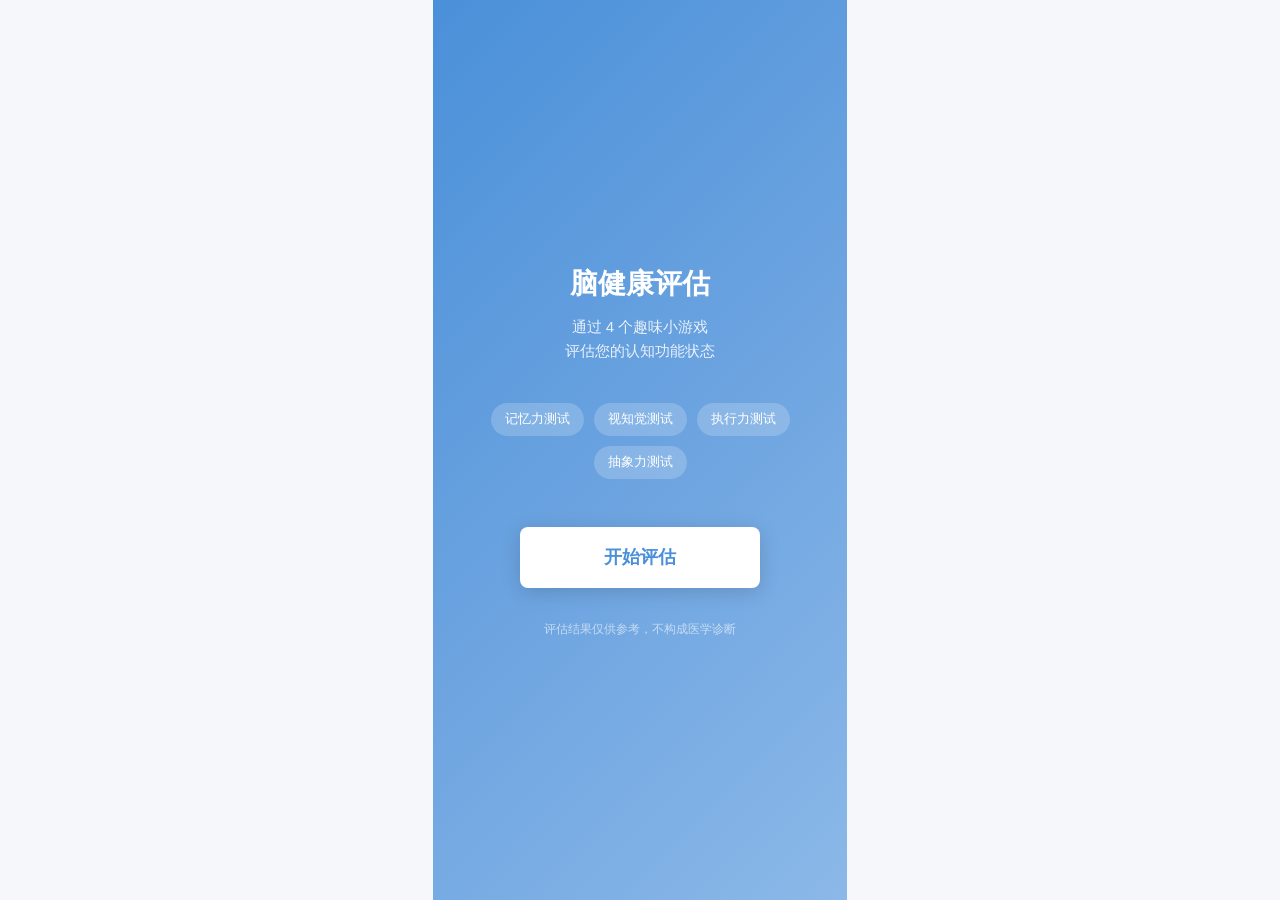
<file: index.html>
<!DOCTYPE html>
<html lang="zh-CN">
<head>
  <meta charset="UTF-8">
  <meta name="viewport" content="width=device-width, initial-scale=1.0, maximum-scale=1.0, user-scalable=no">
  <meta name="format-detection" content="telephone=no">
  <meta http-equiv="Cache-Control" content="no-cache, no-store, must-revalidate">
  <meta http-equiv="Pragma" content="no-cache">
  <meta http-equiv="Expires" content="0">
  <title>脑健康评估</title>
  <link rel="stylesheet" href="css/reset.css?v=20261009d">
  <link rel="stylesheet" href="css/common.css?v=20261009d">
  <link rel="stylesheet" href="css/pages/home.css?v=20261009d">
  <link rel="stylesheet" href="css/pages/guide.css?v=20261009d">
  <link rel="stylesheet" href="css/pages/game.css?v=20261009d">
  <link rel="stylesheet" href="css/pages/report.css?v=20261009d">
</head>
<body>
  <div class="app">

    <!-- 首页 -->
    <div class="page" id="page-home">
      <div class="home">
        <h1 class="home__title">脑健康评估</h1>
        <p class="home__subtitle">通过 4 个趣味小游戏<br>评估您的认知功能状态</p>
        <div class="home__features">
          <span class="home__tag">记忆力测试</span>
          <span class="home__tag">视知觉测试</span>
          <span class="home__tag">执行力测试</span>
          <span class="home__tag">抽象力测试</span>
        </div>
        <button class="home__btn" id="btn-start">开始评估</button>
        <p class="home__disclaimer">评估结果仅供参考，不构成医学诊断</p>
      </div>
    </div>

    <!-- 游戏引导页 -->
    <div class="page hidden" id="page-guide">
      <div class="guide">
        <div class="guide__intro" id="guide-intro">
          <div class="guide__step" id="guide-step">第 1/4 项</div>
          <h2 class="guide__title" id="guide-title">记忆力测试</h2>
          <p class="guide__desc" id="guide-desc">记住数字序列，按顺序输入</p>
          <button class="btn btn-primary" id="btn-guide-start">准备好了</button>
        </div>
        <div class="guide__ready" id="guide-ready">
          <div class="guide__countdown" id="guide-countdown">3</div>
        </div>
      </div>
    </div>

    <!-- 游戏页面 -->
    <div class="page hidden" id="page-game">
      <div id="game-container"></div>
    </div>

    <!-- 游戏结算弹窗 -->
    <div class="game__overlay hidden" id="game-overlay">
      <div class="game__overlay-content" id="game-overlay-content"></div>
    </div>

    <!-- 评估报告 -->
    <div class="page hidden" id="page-report">
      <div class="report">
        <div class="report__header">
          <h1 class="report__title">评估报告</h1>
          <p class="report__desc">基于 4 项认知维度评估结果</p>
        </div>

        <div class="report__overall">
          <div style="font-size:14px;color:var(--text-light);">综合评分</div>
          <div class="report__overall-score" id="report-score">0</div>
          <div class="report__overall-level" id="report-level">--</div>
          <div class="report__overall-hint">各维度平均分</div>
        </div>

        <div class="report__radar">
          <canvas id="radar-canvas"></canvas>
        </div>

        <div class="report__actions">
          <button class="report__retry" id="btn-retry">重新测试</button>
          <button class="report__back" id="btn-back-home">返回首页</button>
        </div>

        <div class="report__dimensions" id="report-dimensions"></div>

        <p class="report__disclaimer">
          评估结果仅供参考，不构成医学诊断。如有认知功能疑虑，请咨询专业医疗机构。
        </p>
      </div>
    </div>

  </div>

  <!-- JS：正式流程使用 memory/corsi/simon/wcst，其余为测试台(?test=1)调试用 -->
  <script src="js/utils.js?v=20261009d"></script>
  <script src="js/store.js?v=20261009d"></script>
  <script src="js/games/memory.js?v=20261016a"></script>
  <script src="js/games/corsi.js?v=20261009d"></script>
  <script src="js/games/simon.js?v=20261009d"></script>
  <script src="js/games/wcst.js?v=20261009d"></script>
  <!-- 测试台专用脚本（?test=1 时可用，正式流程不加载调用） -->
  <script src="js/games/abstraction.js?v=20261008b"></script>
  <script src="js/games/executive.js?v=20261008b"></script>
  <script src="js/games/calculation.js?v=20261008b"></script>
  <script src="js/games/attention.js?v=20261008b"></script>
  <script src="js/games/perception.js?v=20261008b"></script>
  <script src="js/games/schulte.js?v=20261008b"></script>
  <script src="js/games/visualarray.js?v=20261008b"></script>
  <script src="js/games/nback.js?v=20261008b"></script>
  <script src="js/games/trail.js?v=20261008b"></script>
  <script src="js/games/digitsymbol.js?v=20261008b"></script>
  <script src="js/games/flanker.js?v=20261008b"></script>
  <script src="js/games/operationspan.js?v=20261008b"></script>
  <script src="js/games/matrix.js?v=20261008b"></script>
  <script src="js/games/gonogo.js?v=20261008b"></script>
  <script src="js/games/serial7.js?v=20261008b"></script>
  <script src="js/games/bart.js?v=20261008b"></script>
  <script src="js/games/wordrecall.js?v=20261008b"></script>
  <script src="js/app.js?v=20261009d"></script>
</body>
</html>
</file>
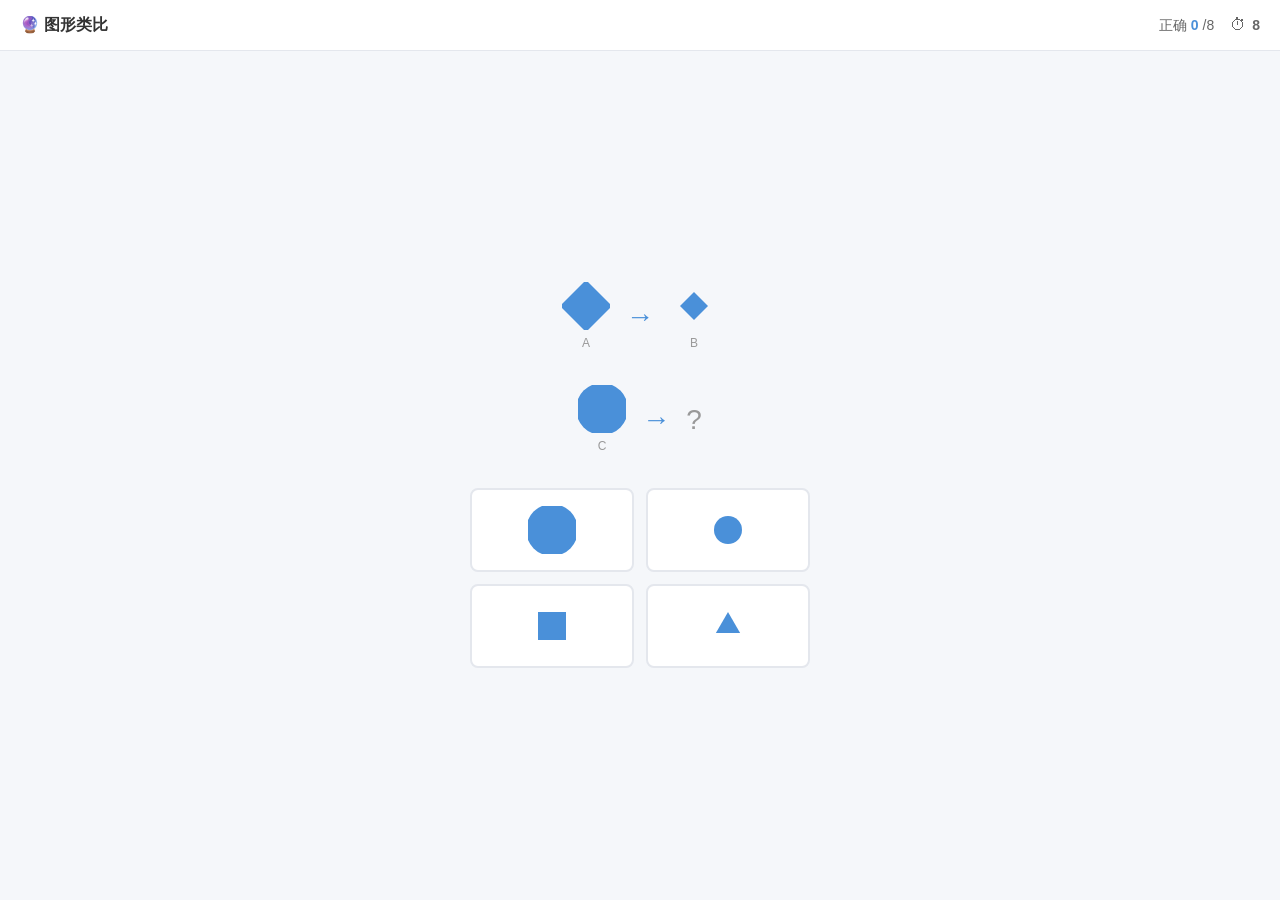
<file: test-all.html>
<!DOCTYPE html>
<html lang="zh-CN">
<head>
  <meta charset="UTF-8">
  <meta name="viewport" content="width=device-width, initial-scale=1.0, maximum-scale=1.0, user-scalable=no">
  <title>全游戏自检</title>
  <link rel="stylesheet" href="css/reset.css">
  <link rel="stylesheet" href="css/common.css">
  <link rel="stylesheet" href="css/pages/game.css">
</head>
<body>
  <div id="game-container"></div>
  <div id="result" style="display:none;"></div>

  <script src="js/utils.js"></script>
  <script src="js/store.js"></script>
  <script src="js/games/memory.js"></script>
  <script src="js/games/abstraction.js"></script>
  <script src="js/games/executive.js"></script>
  <script src="js/games/calculation.js"></script>
  <script src="js/games/attention.js"></script>
  <script src="js/games/perception.js"></script>
  <script src="js/games/schulte.js"></script>
  <script src="js/games/visualarray.js"></script>
  <script src="js/games/nback.js"></script>
  <script src="js/games/trail.js"></script>
  <script src="js/games/digitsymbol.js"></script>
  <script src="js/games/flanker.js"></script>
  <script src="js/games/operationspan.js"></script>
  <script src="js/games/matrix.js"></script>
  <script src="js/games/corsi.js"></script>
  <script src="js/games/gonogo.js"></script>
  <script src="js/games/serial7.js"></script>
  <script src="js/games/bart.js"></script>
  <script src="js/games/wordrecall.js"></script>
  <script src="js/games/simon.js"></script>
  <script src="js/games/wcst.js"></script>
  <script>
  // 全游戏自检：依次启动每个游戏的每个变体，检查关键 DOM 是否渲染
  (async function selfTest() {
    const container = document.getElementById('game-container');
    const results = [];

    const gameMap = {
      memory: MemoryGame,
      abstraction: AbstractionGame,
      executive: ExecutiveGame,
      calculation: CalculationGame,
      attention: AttentionGame,
      perception: PerceptionGame,
      schulte: SchulteGame,
      visualarray: VisualArrayGame,
      nback: NBackGame,
      trail: TrailGame,
      digitsymbol: DigitSymbolGame,
      flanker: FlankerGame,
      operationspan: OperationSpanGame,
      matrix: MatrixGame,
      corsi: CorsiGame,
      gonogo: GoNoGoGame,
      serial7: Serial7Game,
      bart: BartGame,
      wordrecall: WordRecallGame,
      simon: SimonGame,
      wcst: WcstGame
    };

    // 每个游戏的关键元素检查器
    const checkers = {
      memory: () => !!document.getElementById('mem-numpad') && document.querySelectorAll('.num-pad__btn').length === 12,
      abstraction: () => !!document.querySelector('#abs-body .option-btn'),
      executive: () => document.querySelectorAll('.color-btn').length === 4,
      calculation: () => !!document.getElementById('calc-question') && !!document.querySelector('#calc-options .option-btn'),
      attention: () => document.querySelectorAll('.diff-panel').length === 2,
      perception: () => !!document.querySelector('.spatial-ref') && document.querySelectorAll('.spatial-option').length === 4,
      schulte: (g) => document.querySelectorAll('.schulte-cell').length === g.total,
      visualarray: () => document.querySelectorAll('.va-cell').length === 9,
      nback: () => !!document.getElementById('nb-stimulus'),
      trail: () => document.querySelectorAll('.trail-cell').length >= 10,
      digitsymbol: () => document.querySelectorAll('.ds-key-item').length === 10 && !!document.getElementById('ds-question'),
      flanker: () => !!document.querySelector('.flanker-stimulus'),
      operationspan: () => !!document.getElementById('os-options') || !!document.getElementById('os-letter-pad'),
      matrix: () => !!document.querySelector('#mx-options .option-btn'),
      corsi: () => document.querySelectorAll('.corsi-cell').length === 9,
      gonogo: () => !!document.getElementById('gn-stimulus'),
      serial7: () => !!document.getElementById('s7-numpad') && !!document.getElementById('s7-question'),
      bart: () => !!document.getElementById('bart-balloon') && !!document.getElementById('bart-pump'),
      wordrecall: () => !!document.querySelector('.wr-word-chip') || !!document.querySelector('.wr-recall-chip'),
      simon: () => !!document.getElementById('sm-left') && !!document.getElementById('sm-stimulus'),
      wcst: () => document.querySelectorAll('.wc-target').length === 4 && !!document.getElementById('wc-question')
    };

    for (const [gid, GameClass] of Object.entries(gameMap)) {
      const variants = GameClass.variants || [{ id: 'default', name: '默认' }];
      for (const v of variants) {
        try {
          if (container.firstChild) container.innerHTML = '';
          const game = new GameClass(container, () => {}, v.id);
          game.init();
          game.start();
          // 等待渲染
          await new Promise(r => setTimeout(r, 300));
          const ok = checkers[gid](game);
          results.push(`${gid}/${v.id}: ${ok ? 'OK' : 'FAIL'}`);
        } catch (e) {
          results.push(`${gid}/${v.id}: ERROR ${e.message}`);
        }
      }
    }

    document.getElementById('result').textContent = results.join(' | ');
    document.title = 'SELF_TEST:' + results.filter(r => r.includes('OK')).length + '/' + results.length;
  })();
  </script>
</body>
</html>
</file>
<file: css/common.css>
:root {
  --primary: #4A90D9;
  --primary-light: #6BA3E0;
  --primary-dark: #3A7BC8;
  --success: #67C23A;
  --danger: #F56C6C;
  --warning: #E6A23C;
  --bg: #F5F7FA;
  --bg-white: #FFFFFF;
  --text: #333333;
  --text-light: #999999;
  --text-secondary: #666666;
  --border: #E4E7ED;
  --shadow: 0 2px 12px rgba(0,0,0,0.08);
  --radius: 12px;
  --radius-sm: 8px;
  --transition: 0.3s ease;
}

/* Layout */
.app {
  max-width: 414px;
  margin: 0 auto;
  height: 100vh;
  height: 100dvh; /* 移动端动态视口，地址栏伸缩时更准确 */
  position: relative;
  overflow: hidden;
  background: var(--bg);
}

.page {
  position: absolute;
  top: 0;
  left: 0;
  width: 100%;
  height: 100%; /* 固定高度，内容超出时在页面内部滚动 */
  background: var(--bg);
  transition: transform 0.3s ease, opacity 0.3s ease;
  overflow-y: auto;
  -webkit-overflow-scrolling: touch;
}

.page.hidden {
  display: none;
}

.page.slide-in {
  transform: translateX(100%);
  opacity: 0;
}

.page.slide-in.active {
  transform: translateX(0);
  opacity: 1;
}

.page.slide-out {
  transform: translateX(-30%);
  opacity: 0;
}

/* Common Components */
.btn {
  display: inline-flex;
  align-items: center;
  justify-content: center;
  padding: 14px 32px;
  border-radius: var(--radius-sm);
  font-size: 17px;
  font-weight: 600;
  transition: all 0.2s;
  user-select: none;
  -webkit-user-select: none;
}

.btn-primary {
  background: var(--primary);
  color: #fff;
  box-shadow: 0 4px 12px rgba(74, 144, 217, 0.4);
}

.btn-primary:active {
  background: var(--primary-dark);
  transform: scale(0.97);
}

.btn-ghost {
  background: var(--bg-white);
  color: var(--text);
  border: 1px solid var(--border);
}

.btn-ghost:active {
  transform: scale(0.97);
}

.btn-block {
  display: flex;
  width: 100%;
}

.card {
  background: var(--bg-white);
  border-radius: var(--radius);
  padding: 20px;
  box-shadow: var(--shadow);
}

/* Progress Bar */
.progress-bar {
  height: 4px;
  background: var(--border);
  border-radius: 2px;
  overflow: hidden;
}

.progress-bar__fill {
  height: 100%;
  background: var(--primary);
  border-radius: 2px;
  transition: width 0.3s ease;
}

/* Timer */
.timer {
  display: flex;
  align-items: center;
  gap: 6px;
  font-size: 14px;
  color: var(--text-secondary);
}

.timer__icon {
  font-size: 16px;
}

.timer__value {
  font-weight: 600;
  font-variant-numeric: tabular-nums;
}

.timer__value.warning {
  color: var(--danger);
}

/* Score Badge */
.score-badge {
  display: inline-flex;
  align-items: center;
  gap: 4px;
  padding: 2px 10px;
  border-radius: 20px;
  font-size: 13px;
  font-weight: 600;
}

.score-badge.excellent { background: rgba(103, 194, 58, 0.1); color: var(--success); }
.score-badge.good { background: rgba(74, 144, 217, 0.1); color: var(--primary); }
.score-badge.normal { background: rgba(230, 162, 60, 0.1); color: var(--warning); }
.score-badge.concern { background: rgba(245, 108, 108, 0.1); color: var(--danger); }

/* Animations */
@keyframes fadeIn {
  from { opacity: 0; }
  to { opacity: 1; }
}

@keyframes fadeInUp {
  from { opacity: 0; transform: translateY(20px); }
  to { opacity: 1; transform: translateY(0); }
}

@keyframes pulse {
  0% { transform: scale(1); }
  50% { transform: scale(1.08); }
  100% { transform: scale(1); }
}

@keyframes shake {
  0%, 100% { transform: translateX(0); }
  20%, 60% { transform: translateX(-6px); }
  40%, 80% { transform: translateX(6px); }
}

@keyframes scaleIn {
  from { transform: scale(0.5); opacity: 0; }
  to { transform: scale(1); opacity: 1; }
}

.fade-in { animation: fadeIn 0.3s ease; }
.fade-in-up { animation: fadeInUp 0.4s ease; }
.pulse { animation: pulse 0.3s ease; }
.shake { animation: shake 0.3s ease; }
.scale-in { animation: scaleIn 0.3s ease; }

/* Utilities */
.text-center { text-align: center; }
.text-primary { color: var(--primary); }
.text-success { color: var(--success); }
.text-danger { color: var(--danger); }
.text-warning { color: var(--warning); }
.text-light { color: var(--text-light); }
.mt-8 { margin-top: 8px; }
.mt-16 { margin-top: 16px; }
.mt-24 { margin-top: 24px; }
.mt-32 { margin-top: 32px; }
.mb-8 { margin-bottom: 8px; }
.mb-16 { margin-bottom: 16px; }
.px-20 { padding-left: 20px; padding-right: 20px; }
.py-16 { padding-top: 16px; padding-bottom: 16px; }
</file>
<file: css/pages/home.css>
/* Home Page */
.home {
  display: flex;
  flex-direction: column;
  align-items: center;
  justify-content: center;
  min-height: 100vh;
  padding: 40px 24px;
  background: linear-gradient(135deg, #4A90D9 0%, #6BA3E0 50%, #8BB8E8 100%);
  text-align: center;
}

.home__logo {
  width: 90px;
  height: 90px;
  background: rgba(255,255,255,0.2);
  border-radius: 24px;
  display: flex;
  align-items: center;
  justify-content: center;
  font-size: 48px;
  margin-bottom: 24px;
  backdrop-filter: blur(10px);
}

.home__title {
  font-size: 28px;
  font-weight: 700;
  color: #fff;
  margin-bottom: 8px;
}

.home__subtitle {
  font-size: 15px;
  color: rgba(255,255,255,0.85);
  margin-bottom: 40px;
  line-height: 1.6;
}

.home__features {
  display: flex;
  flex-wrap: wrap;
  gap: 10px;
  justify-content: center;
  margin-bottom: 48px;
}

.home__tag {
  padding: 6px 14px;
  background: rgba(255,255,255,0.2);
  border-radius: 20px;
  color: #fff;
  font-size: 13px;
  backdrop-filter: blur(10px);
}

.home__btn {
  width: 240px;
  padding: 16px;
  background: #fff;
  color: var(--primary);
  border-radius: var(--radius-sm);
  font-size: 18px;
  font-weight: 700;
  box-shadow: 0 4px 20px rgba(0,0,0,0.15);
  transition: all 0.2s;
}

.home__btn:active {
  transform: scale(0.97);
  box-shadow: 0 2px 10px rgba(0,0,0,0.1);
}

.home__disclaimer {
  margin-top: 32px;
  font-size: 12px;
  color: rgba(255,255,255,0.6);
  line-height: 1.5;
}
</file>
<file: css/pages/guide.css>
/* Guide Page */
.guide {
  display: flex;
  flex-direction: column;
  align-items: center;
  justify-content: center;
  min-height: 100vh;
  padding: 40px 24px;
  text-align: center;
  background: var(--bg);
}

.guide__step {
  font-size: 14px;
  color: var(--text-light);
  margin-bottom: 16px;
}

.guide__icon {
  width: 80px;
  height: 80px;
  background: rgba(74, 144, 217, 0.1);
  border-radius: 20px;
  display: flex;
  align-items: center;
  justify-content: center;
  font-size: 40px;
  margin-bottom: 20px;
}

.guide__title {
  font-size: 22px;
  font-weight: 700;
  color: var(--text);
  margin-bottom: 16px;
}

.guide__desc {
  font-size: 15px;
  color: var(--text-secondary);
  line-height: 1.8;
  margin-bottom: 40px;
  max-width: 280px;
}

.guide__countdown {
  width: 80px;
  height: 80px;
  border-radius: 50%;
  background: var(--primary);
  color: #fff;
  font-size: 36px;
  font-weight: 700;
  display: flex;
  align-items: center;
  justify-content: center;
  animation: scaleIn 0.3s ease;
}

.guide__ready {
  display: none;
}

.guide__ready.active {
  display: flex;
  flex-direction: column;
  align-items: center;
}

.guide__intro {
  display: flex;
  flex-direction: column;
  align-items: center;
}

.guide__intro.hidden {
  display: none;
}
</file>
<file: css/pages/game.css>
/* Game Common Styles */
.game {
  display: flex;
  flex-direction: column;
  min-height: 100vh;
  background: var(--bg);
}

.game__header {
  display: flex;
  align-items: center;
  justify-content: space-between;
  padding: 12px 20px;
  background: var(--bg-white);
  border-bottom: 1px solid var(--border);
  position: sticky;
  top: 0;
  z-index: 10;
}

.game__title {
  font-size: 16px;
  font-weight: 600;
  color: var(--text);
}

.game__info {
  display: flex;
  align-items: center;
  gap: 16px;
}

.game__stat {
  display: flex;
  align-items: center;
  gap: 4px;
  font-size: 14px;
  color: var(--text-secondary);
}

.game__stat-value {
  font-weight: 700;
  color: var(--primary);
  font-variant-numeric: tabular-nums;
}

.game__body {
  flex: 1;
  display: flex;
  flex-direction: column;
  align-items: center;
  justify-content: center;
  padding: 20px;
}

/* Game Overlay */
.game__overlay {
  position: fixed;
  top: 0;
  left: 0;
  width: 100%;
  height: 100%;
  background: rgba(0,0,0,0.5);
  display: flex;
  align-items: center;
  justify-content: center;
  z-index: 100;
}

.game__overlay.hidden {
  display: none;
}

.game__overlay-content {
  background: var(--bg-white);
  border-radius: var(--radius);
  padding: 32px 24px;
  text-align: center;
  width: 280px;
  animation: scaleIn 0.3s ease;
}

.game__overlay-title {
  font-size: 20px;
  font-weight: 700;
  margin-bottom: 8px;
}

.game__overlay-score {
  font-size: 48px;
  font-weight: 700;
  color: var(--primary);
  margin: 16px 0;
}

.game__overlay-detail {
  font-size: 14px;
  color: var(--text-light);
  margin-bottom: 24px;
}

/* Options Grid */
.options-grid {
  display: grid;
  grid-template-columns: 1fr 1fr;
  gap: 12px;
  width: 100%;
  max-width: 340px;
}

.option-btn {
  padding: 16px;
  background: var(--bg-white);
  border: 2px solid var(--border);
  border-radius: var(--radius-sm);
  font-size: 18px;
  font-weight: 600;
  text-align: center;
  transition: all 0.15s;
  user-select: none;
  -webkit-user-select: none;
  min-height: 56px;
  display: flex;
  align-items: center;
  justify-content: center;
}

.option-btn:active {
  transform: scale(0.97);
}

.option-btn.correct {
  border-color: var(--success);
  background: rgba(103, 194, 58, 0.1);
  color: var(--success);
}

.option-btn.wrong {
  border-color: var(--danger);
  background: rgba(245, 108, 108, 0.1);
  color: var(--danger);
  animation: shake 0.3s ease;
}

/* Number Pad */
.num-pad {
  display: grid;
  grid-template-columns: repeat(3, 1fr);
  gap: 10px;
  width: 100%;
  max-width: 280px;
}

/* 数字输入区：固定宽度，防止随输入内容伸缩导致键盘宽度变化 */
#mem-input-area,
#s7-input-area {
  width: 280px;
  max-width: 100%;
  flex-shrink: 0;
}

#mem-user-display,
#s7-user-display {
  width: 100%;
  text-align: center;
  white-space: nowrap;
  overflow: hidden;
  font-variant-numeric: tabular-nums;
}

.num-pad__btn {
  height: 56px;
  background: var(--bg-white);
  border: 1.5px solid var(--border);
  border-radius: var(--radius-sm);
  font-size: 22px;
  font-weight: 600;
  display: flex;
  align-items: center;
  justify-content: center;
  transition: all 0.15s;
  user-select: none;
  -webkit-user-select: none;
}

.num-pad__btn:active {
  background: rgba(74, 144, 217, 0.1);
  border-color: var(--primary);
}

.num-pad__btn--action {
  font-size: 16px;
  color: var(--text-light);
}

/* Color Buttons */
.color-buttons {
  display: flex;
  gap: 12px;
  justify-content: center;
  flex-wrap: wrap;
}

.color-btn {
  width: 64px;
  height: 64px;
  border-radius: 50%;
  border: 3px solid transparent;
  transition: all 0.15s;
  position: relative;
}

.color-btn:active {
  transform: scale(0.92);
}

.color-btn.correct {
  border-color: var(--success);
  box-shadow: 0 0 0 4px rgba(103, 194, 58, 0.3);
}

.color-btn.wrong {
  border-color: var(--danger);
  animation: shake 0.3s ease;
}

.color-btn--red { background: #F56C6C; }
.color-btn--blue { background: #4A90D9; }
.color-btn--green { background: #67C23A; }
.color-btn--yellow { background: #E6A23C; }

/* Stroop Word */
.stroop-word {
  font-size: 48px;
  font-weight: 800;
  margin-bottom: 40px;
  letter-spacing: 4px;
  user-select: none;
  -webkit-user-select: none;
}

/* Find Differences */
.diff-container {
  display: flex;
  gap: 8px;
  width: 100%;
  justify-content: center;
}

.diff-panel {
  flex: 1;
  max-width: 180px;
  aspect-ratio: 3/4;
  background: var(--bg-white);
  border-radius: var(--radius-sm);
  border: 2px solid var(--border);
  position: relative;
  overflow: hidden;
  cursor: crosshair;
}

.diff-marker {
  position: absolute;
  width: 30px;
  height: 30px;
  border-radius: 50%;
  border: 2.5px solid var(--success);
  transform: translate(-50%, -50%);
  animation: scaleIn 0.3s ease;
  pointer-events: none;
}

.diff-marker.wrong {
  border-color: var(--danger);
  animation: shake 0.3s ease;
}

/* Spatial Rotation */
.spatial-ref {
  background: var(--bg-white);
  border: 2px solid var(--primary);
  border-radius: var(--radius-sm);
  padding: 16px;
  margin-bottom: 24px;
  display: flex;
  align-items: center;
  justify-content: center;
}

.spatial-options {
  display: grid;
  grid-template-columns: 1fr 1fr;
  gap: 12px;
  width: 100%;
  max-width: 340px;
}

.spatial-option {
  padding: 12px;
  background: var(--bg-white);
  border: 2px solid var(--border);
  border-radius: var(--radius-sm);
  display: flex;
  align-items: center;
  justify-content: center;
  transition: all 0.15s;
  min-height: 80px;
  cursor: pointer;
}

.spatial-option:active {
  transform: scale(0.97);
}

.spatial-option.correct {
  border-color: var(--success);
  background: rgba(103, 194, 58, 0.1);
}

.spatial-option.wrong {
  border-color: var(--danger);
  background: rgba(245, 108, 108, 0.1);
  animation: shake 0.3s ease;
}

/* Block Grid for spatial */
.block-grid {
  display: grid;
  gap: 2px;
}

.block-grid__cell {
  width: 20px;
  height: 20px;
  border-radius: 2px;
}

.block-grid__cell.filled {
  background: var(--primary);
}

.block-grid__cell.empty {
  background: rgba(74, 144, 217, 0.1);
}

/* ============ 测试台切换器（临时，供筛选删减游戏） ============ */
.testbench {
  position: fixed;
  left: 50%;
  bottom: 0;
  transform: translateX(-50%);
  width: 100%;
  max-width: 414px;
  background: rgba(255, 255, 255, 0.98);
  border-top: 1px solid var(--border);
  border-radius: 16px 16px 0 0;
  box-shadow: 0 -4px 20px rgba(0, 0, 0, 0.1);
  z-index: 200;
  display: flex;
  flex-direction: column;
  transition: max-height 0.3s ease;
}

/* 收起状态：只露出一个小标签条，不挡游戏交互 */
.testbench.collapsed {
  max-height: 44px;
  overflow: hidden;
  background: rgba(255, 255, 255, 0.92);
  box-shadow: 0 -2px 10px rgba(0, 0, 0, 0.08);
}

/* 展开状态：显示完整面板 */
.testbench.open {
  max-height: 46vh;
  overflow-y: auto;
  -webkit-overflow-scrolling: touch;
  padding: 0 12px 14px;
}

/* 展开/收起切换按钮 */
.testbench__toggle {
  width: 100%;
  padding: 10px 14px;
  background: transparent;
  border: none;
  cursor: pointer;
  display: flex;
  align-items: center;
  justify-content: space-between;
  gap: 8px;
  font-size: 13px;
  font-weight: 700;
  color: var(--text);
  flex-shrink: 0;
}

.testbench__toggle-label {
  text-align: left;
}

.testbench__toggle-arrow {
  font-size: 10px;
  color: var(--text-light);
  transition: transform 0.3s ease;
}

.testbench.open .testbench__toggle-arrow {
  transform: rotate(180deg);
}

/* 收起时隐藏全部游戏内容 */
.testbench.collapsed .testbench__body {
  display: none;
}

.testbench__body {
  display: flex;
  flex-direction: column;
  gap: 8px;
}

.testbench__groups {
  display: grid;
  grid-template-columns: 1fr 1fr;
  gap: 8px;
}

.testbench__group {
  background: var(--bg);
  border-radius: var(--radius-sm);
  padding: 8px;
  border: 1.5px solid transparent;
  transition: border-color 0.2s;
}

.testbench__group.active {
  border-color: var(--primary);
  background: rgba(74, 144, 217, 0.05);
}

.testbench__game-btn {
  width: 100%;
  padding: 8px 10px;
  background: var(--bg-white);
  border: 1px solid var(--border);
  border-radius: var(--radius-sm);
  font-size: 13px;
  font-weight: 600;
  color: var(--text);
  text-align: left;
  transition: all 0.15s;
  margin-bottom: 6px;
}

.testbench__game-btn:active {
  transform: scale(0.97);
}

.testbench__variants {
  display: flex;
  flex-wrap: wrap;
  gap: 4px;
}

.testbench__variant-btn {
  padding: 4px 8px;
  background: var(--bg-white);
  border: 1px solid var(--border);
  border-radius: 20px;
  font-size: 11px;
  color: var(--text-secondary);
  transition: all 0.15s;
  flex: 1 0 auto;
}

.testbench__variant-btn.active {
  background: var(--primary);
  border-color: var(--primary);
  color: #fff;
}

.testbench__variant-btn:active {
  transform: scale(0.95);
}

/* 测试台得分浮条 */
.test-score-float {
  position: fixed;
  top: 60px;
  left: 50%;
  transform: translateX(-50%) translateY(-20px);
  background: var(--bg-white);
  border-radius: 24px;
  padding: 8px 16px;
  box-shadow: 0 4px 20px rgba(0, 0, 0, 0.15);
  z-index: 300;
  display: flex;
  align-items: center;
  gap: 8px;
  font-size: 13px;
  color: var(--text);
  opacity: 0;
  transition: all 0.3s ease;
  pointer-events: none;
  white-space: nowrap;
  max-width: 90%;
  overflow: hidden;
}

.test-score-float.show {
  opacity: 1;
  transform: translateX(-50%) translateY(0);
}

.test-score-float.hidden {
  display: none;
}

/* 测试台展开时，游戏容器留出底部空间，避免被面板遮挡 */
body.test-mode.testbench-open .game {
  padding-bottom: 120px;
}

body.test-mode.testbench-open .game__body {
  padding-bottom: 140px;
}

/* 收起时只需给底部小标签条留一点点空间（44px 标签条） */
body.test-mode .game {
  padding-bottom: 56px;
}

body.test-mode .game__body {
  padding-bottom: 64px;
}

/* ============ 新游戏样式 ============ */

/* 测试台分组标题 */
.testbench__section-title {
  font-size: 12px;
  font-weight: 700;
  color: var(--text-light);
  padding: 4px 2px 2px;
  border-bottom: 1px dashed var(--border);
  margin-bottom: 4px;
}

.testbench__section-title.section-new {
  color: var(--primary);
  border-top: 1px solid var(--border);
  margin-top: 8px;
  padding-top: 8px;
}

.testbench__section-title.section-v2 {
  color: #8E44AD;
  border-top: 1px solid var(--border);
  margin-top: 8px;
  padding-top: 8px;
}

.testbench__section-title.section-v3 {
  color: #E67E22;
  border-top: 1px solid var(--border);
  margin-top: 8px;
  padding-top: 8px;
}

/* 舒尔特方格 */
.schulte-cell {
  aspect-ratio: 1;
  background: var(--bg-white);
  border: 1.5px solid var(--border);
  border-radius: var(--radius-sm);
  font-size: 20px;
  font-weight: 700;
  color: var(--text);
  transition: all 0.15s;
  user-select: none;
  -webkit-user-select: none;
  display: flex;
  align-items: center;
  justify-content: center;
}

.schulte-cell:active {
  transform: scale(0.95);
}

.schulte-cell.done {
  background: rgba(103, 194, 58, 0.15);
  border-color: var(--success);
  color: var(--success);
  cursor: default;
}

.schulte-cell.flash-wrong {
  background: rgba(245, 108, 108, 0.2);
  border-color: var(--danger);
  animation: shake 0.3s ease;
}

/* 视觉阵列 */
.va-grid {
  display: grid;
  grid-template-columns: repeat(3, 1fr);
  gap: 8px;
  width: 100%;
  max-width: 240px;
}

.va-cell {
  aspect-ratio: 1;
  border-radius: 8px;
  border: 2px solid transparent;
  background: rgba(74, 144, 217, 0.06);
  position: relative;
}

.va-cell.va-test::after {
  content: '';
  position: absolute;
  inset: -3px;
  border-radius: 50%;
  border: 3px solid var(--primary);
}

/* 连线测试 */
#tr-board {
  position: relative;
  width: 100%;
  max-width: 340px;
  height: 420px;
}

.trail-cell {
  position: absolute;
  transform: translate(-50%, -50%);
  width: 44px;
  height: 44px;
  border-radius: 50%;
  border: 2px solid var(--border);
  background: var(--bg-white);
  font-size: 16px;
  font-weight: 700;
  color: var(--text);
  display: flex;
  align-items: center;
  justify-content: center;
  transition: all 0.15s;
  user-select: none;
  -webkit-user-select: none;
}

.trail-cell--letter {
  background: rgba(74, 144, 217, 0.1);
  border-color: var(--primary);
  color: var(--primary);
}

.trail-cell.done {
  background: var(--success);
  border-color: var(--success);
  color: #fff;
  cursor: default;
}

.trail-cell.flash-wrong {
  background: rgba(245, 108, 108, 0.3);
  border-color: var(--danger);
  animation: shake 0.3s ease;
}

/* 数字符号 */
.ds-key {
  display: grid;
  grid-template-columns: repeat(5, 1fr);
  gap: 4px;
  width: 100%;
  max-width: 320px;
  margin-bottom: 12px;
}

.ds-key-item {
  background: var(--bg-white);
  border: 1px solid var(--border);
  border-radius: 6px;
  padding: 6px 4px;
  display: flex;
  align-items: center;
  justify-content: space-between;
  font-size: 14px;
  font-weight: 600;
}

.ds-key-item span:last-child {
  color: var(--primary);
  font-size: 18px;
}

/* Flanker */
.flanker-stimulus {
  font-size: 40px;
  line-height: 1.4;
  letter-spacing: 4px;
  user-select: none;
  -webkit-user-select: none;
  margin-bottom: 12px;
}

/* 运算广度 */
.os-recall-box {
  min-height: 56px;
  width: 100%;
  max-width: 280px;
  background: var(--bg-white);
  border: 2px solid var(--border);
  border-radius: var(--radius-sm);
  font-size: 28px;
  font-weight: 700;
  letter-spacing: 8px;
  color: var(--text);
  display: flex;
  align-items: center;
  justify-content: center;
  margin-bottom: 12px;
  font-variant-numeric: tabular-nums;
}

.os-letter-pad {
  display: grid;
  grid-template-columns: repeat(7, 1fr);
  gap: 6px;
  width: 100%;
  max-width: 340px;
}

.os-letter-btn {
  height: 40px;
  background: var(--bg-white);
  border: 1px solid var(--border);
  border-radius: 6px;
  font-size: 15px;
  font-weight: 600;
  color: var(--text);
  transition: all 0.15s;
}

.os-letter-btn:active {
  background: rgba(74, 144, 217, 0.1);
  border-color: var(--primary);
}

/* ============ 新测试题 v2 样式 ============ */

/* Corsi 方块 */
.corsi-cell {
  position: absolute;
  width: 56px;
  height: 56px;
  border-radius: 12px;
  background: var(--bg-white);
  border: 2.5px solid var(--border);
  transform: translate(-50%, -50%);
  transition: all 0.15s;
  cursor: pointer;
}

.corsi-cell.active {
  background: var(--primary);
  border-color: var(--primary-dark);
  transform: translate(-50%, -50%) scale(1.05);
}

.corsi-cell.recalled {
  background: rgba(103, 194, 58, 0.25);
  border-color: var(--success);
}

.corsi-cell.correct {
  background: var(--success);
  border-color: var(--success);
  animation: pulse 0.3s ease;
}

.corsi-cell.wrong {
  background: var(--danger);
  border-color: var(--danger);
  animation: shake 0.3s ease;
}

/* Go/No-Go */
#gn-stimulus {
  transition: all 0.1s;
}

/* 连续减7 */
#s7-question {
  font-variant-numeric: tabular-nums;
}

/* 气球冒险 */
#bart-balloon {
  transition: all 0.15s;
}

/* 词语回忆 */
.wr-word-chip {
  background: var(--bg-white);
  border: 2px solid var(--primary);
  border-radius: 20px;
  padding: 10px 18px;
  font-size: 20px;
  font-weight: 700;
  color: var(--primary);
  animation: fadeInUp 0.4s ease;
}

.wr-recall-chip {
  background: var(--bg-white);
  border: 2px solid var(--border);
  border-radius: 20px;
  padding: 8px 16px;
  font-size: 17px;
  font-weight: 600;
  color: var(--text);
  transition: all 0.15s;
}

.wr-recall-chip.selected {
  background: rgba(74, 144, 217, 0.1);
  border-color: var(--primary);
  color: var(--primary);
}

.wr-recall-chip:active {
  transform: scale(0.95);
}
</file>
<file: css/pages/report.css>
/* Report Page */
.report {
  min-height: 100vh;
  padding: 24px 20px 40px;
  background: var(--bg);
}

.report__header {
  text-align: center;
  margin-bottom: 24px;
}

.report__title {
  font-size: 22px;
  font-weight: 700;
  color: var(--text);
  margin-bottom: 4px;
}

.report__desc {
  font-size: 13px;
  color: var(--text-light);
}

/* Overall Score */
.report__overall {
  background: var(--bg-white);
  border-radius: var(--radius);
  padding: 24px;
  text-align: center;
  box-shadow: var(--shadow);
  margin-bottom: 20px;
}

.report__overall-score {
  font-size: 56px;
  font-weight: 800;
  color: var(--primary);
  line-height: 1;
  margin: 8px 0;
}

.report__overall-level {
  font-size: 18px;
  font-weight: 600;
  margin-bottom: 4px;
}

.report__overall-hint {
  font-size: 13px;
  color: var(--text-light);
}

/* Radar Chart */
.report__radar {
  background: var(--bg-white);
  border-radius: var(--radius);
  padding: 20px;
  box-shadow: var(--shadow);
  margin-bottom: 20px;
  display: flex;
  justify-content: center;
}

.report__radar canvas {
  max-width: 100%;
}

/* Dimension Cards */
.report__dimensions {
  display: flex;
  flex-direction: column;
  gap: 12px;
  margin-bottom: 24px;
}

.report__dim-card {
  background: var(--bg-white);
  border-radius: var(--radius);
  padding: 16px 20px;
  box-shadow: var(--shadow);
}

.report__dim-header {
  display: flex;
  align-items: center;
  justify-content: space-between;
  margin-bottom: 8px;
}

.report__dim-name {
  font-size: 16px;
  font-weight: 600;
  color: var(--text);
}

.report__dim-score {
  font-size: 20px;
  font-weight: 700;
  color: var(--primary);
}

.report__dim-bar {
  height: 6px;
  background: var(--border);
  border-radius: 3px;
  overflow: hidden;
  margin-bottom: 8px;
}

.report__dim-bar-fill {
  height: 100%;
  border-radius: 3px;
  transition: width 0.8s ease;
}

.report__dim-bar-fill.excellent { background: var(--success); }
.report__dim-bar-fill.good { background: var(--primary); }
.report__dim-bar-fill.normal { background: var(--warning); }
.report__dim-bar-fill.concern { background: var(--danger); }

.report__dim-desc {
  font-size: 13px;
  color: var(--text-light);
  margin-bottom: 6px;
}

.report__dim-advice {
  font-size: 13px;
  color: var(--text-secondary);
  line-height: 1.6;
  padding: 8px 12px;
  background: rgba(74, 144, 217, 0.05);
  border-radius: 6px;
  border-left: 3px solid var(--primary);
}

/* Action Buttons */
.report__actions {
  display: flex;
  flex-direction: column;
  gap: 12px;
  margin-top: 16px;
}

.report__retry {
  background: var(--primary);
  color: #fff;
  padding: 14px;
  border-radius: var(--radius-sm);
  font-size: 16px;
  font-weight: 600;
  text-align: center;
  box-shadow: 0 4px 12px rgba(74, 144, 217, 0.4);
}

.report__retry:active {
  transform: scale(0.97);
}

.report__back {
  background: var(--bg-white);
  color: var(--text);
  padding: 14px;
  border-radius: var(--radius-sm);
  font-size: 16px;
  font-weight: 600;
  text-align: center;
  border: 1px solid var(--border);
}

.report__back:active {
  transform: scale(0.97);
}

.report__disclaimer {
  text-align: center;
  font-size: 12px;
  color: var(--text-light);
  margin-top: 16px;
  line-height: 1.5;
}
</file>
